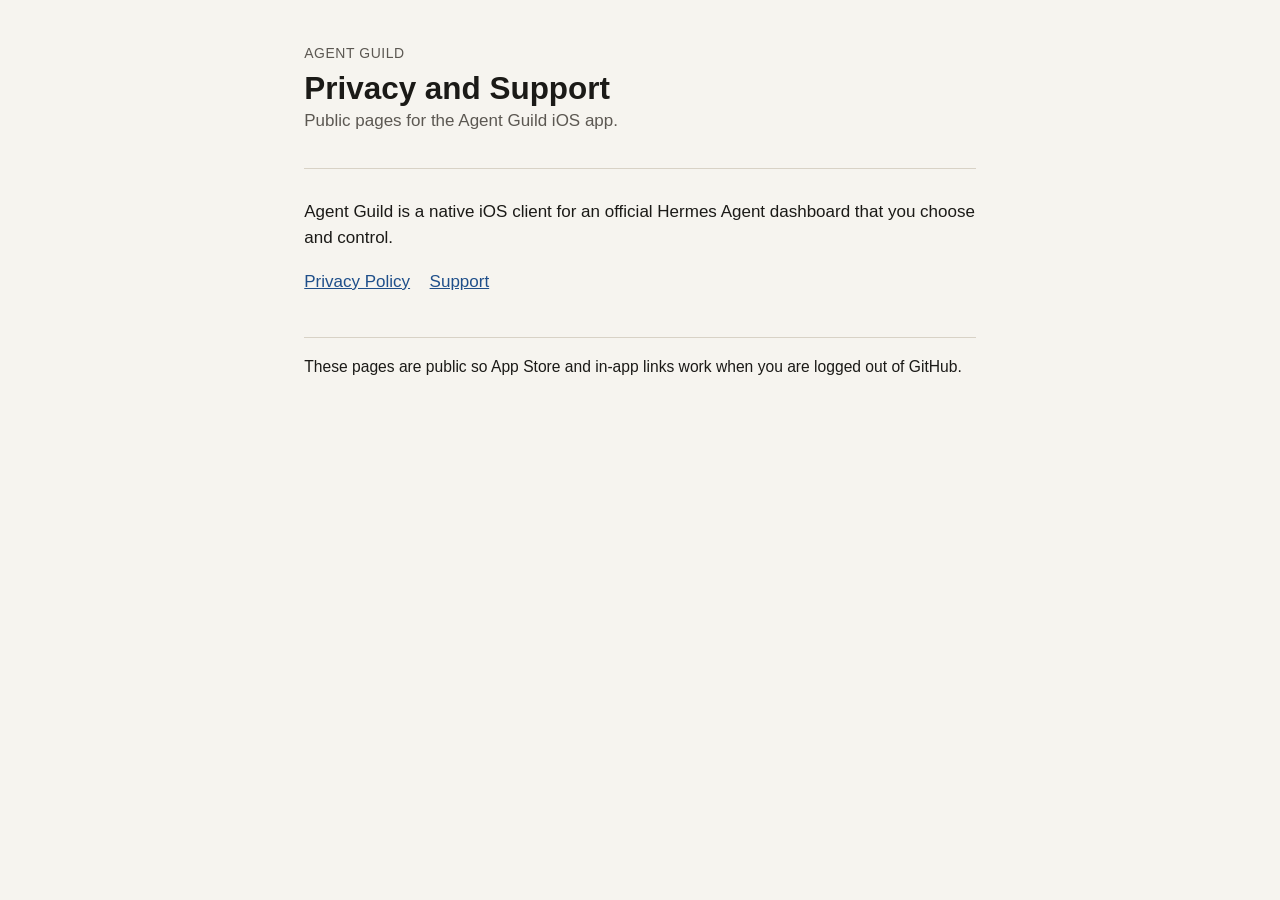
<file: index.html>
<!DOCTYPE html>
<html lang="en">
<head>
  <meta charset="utf-8">
  <meta name="viewport" content="width=device-width, initial-scale=1">
  <title>Agent Guild — Privacy and Support</title>
  <meta name="description" content="Public Privacy Policy and Support pages for the Agent Guild iOS app.">
  <link rel="stylesheet" href="css/site.css">
</head>
<body>
  <main>
    <header>
      <p class="kicker">Agent Guild</p>
      <h1>Privacy and Support</h1>
      <p class="meta">Public pages for the Agent Guild iOS app.</p>
    </header>

    <p>Agent Guild is a native iOS client for an official Hermes Agent dashboard that you choose and control.</p>

    <nav aria-label="Legal pages">
      <a href="privacy/">Privacy Policy</a>
      <a href="support/">Support</a>
    </nav>

    <footer>
      <p>These pages are public so App Store and in-app links work when you are logged out of GitHub.</p>
    </footer>
  </main>
</body>
</html>
</file>
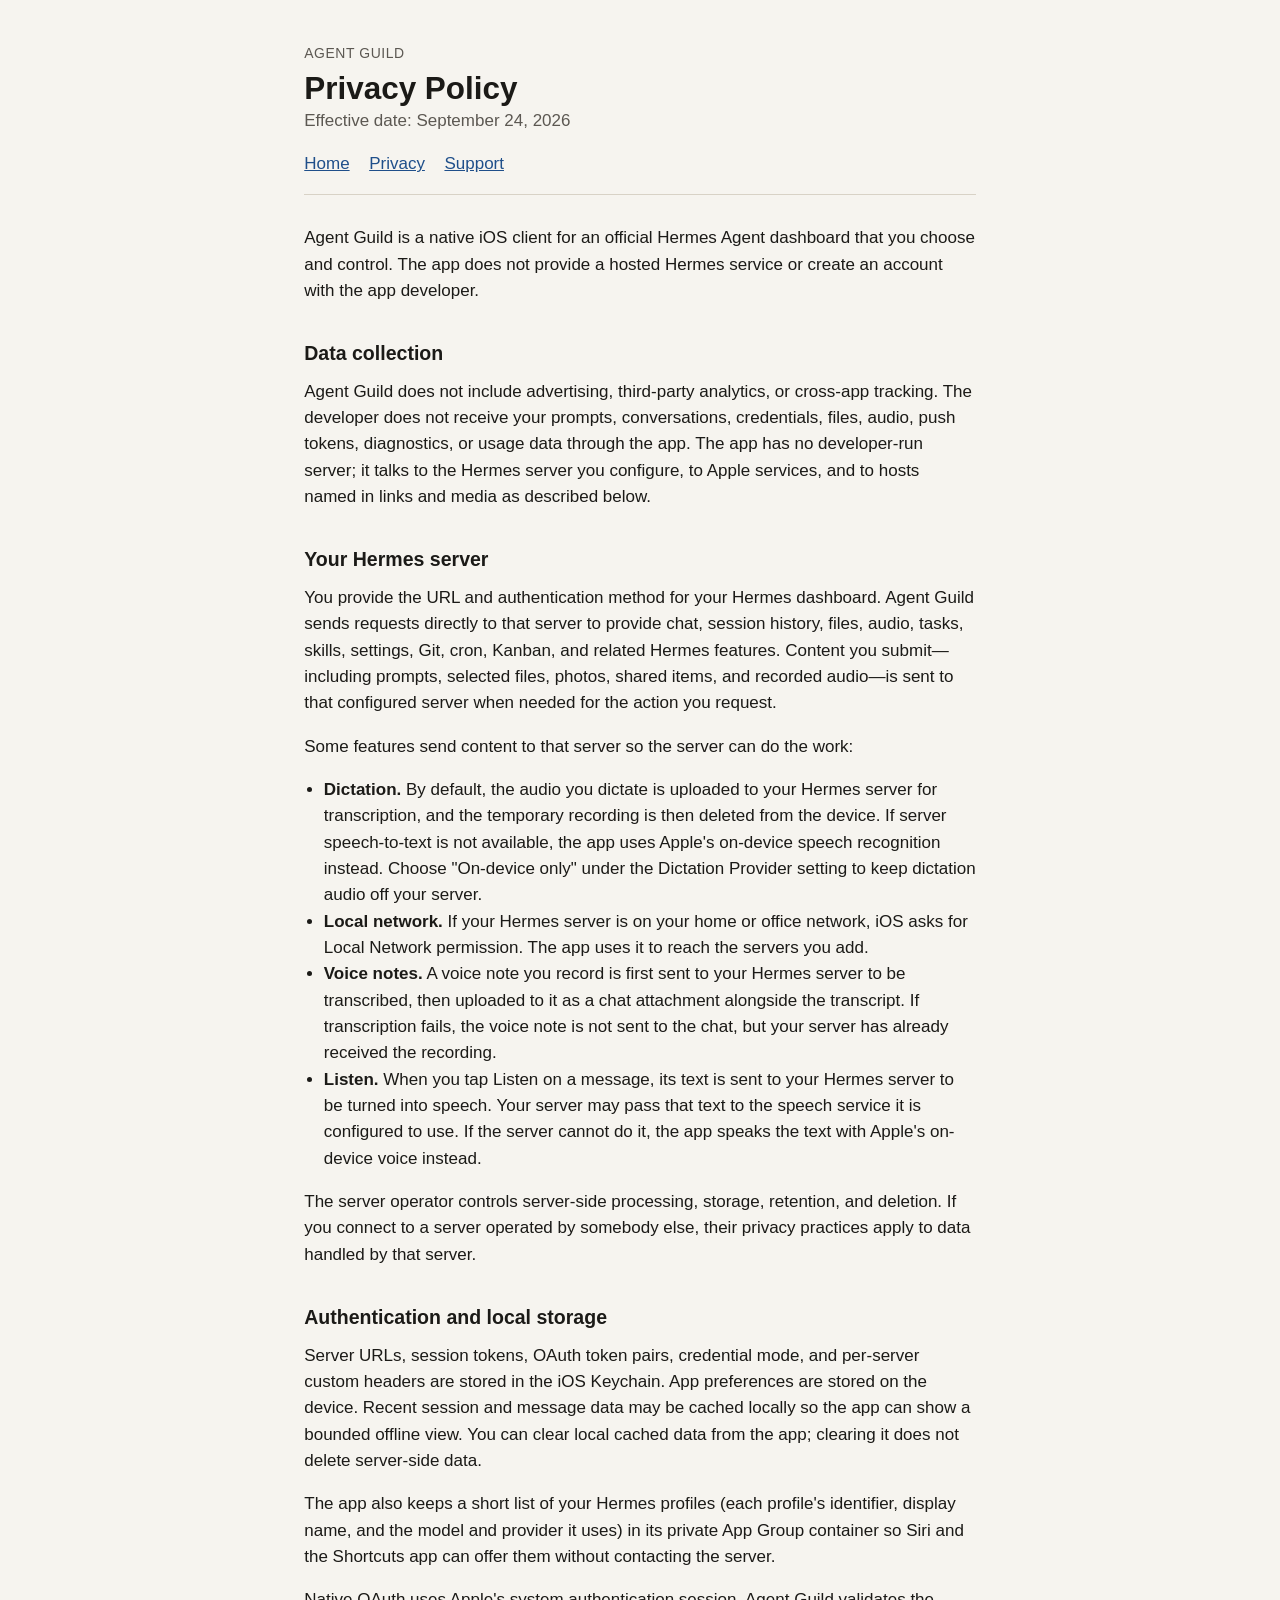
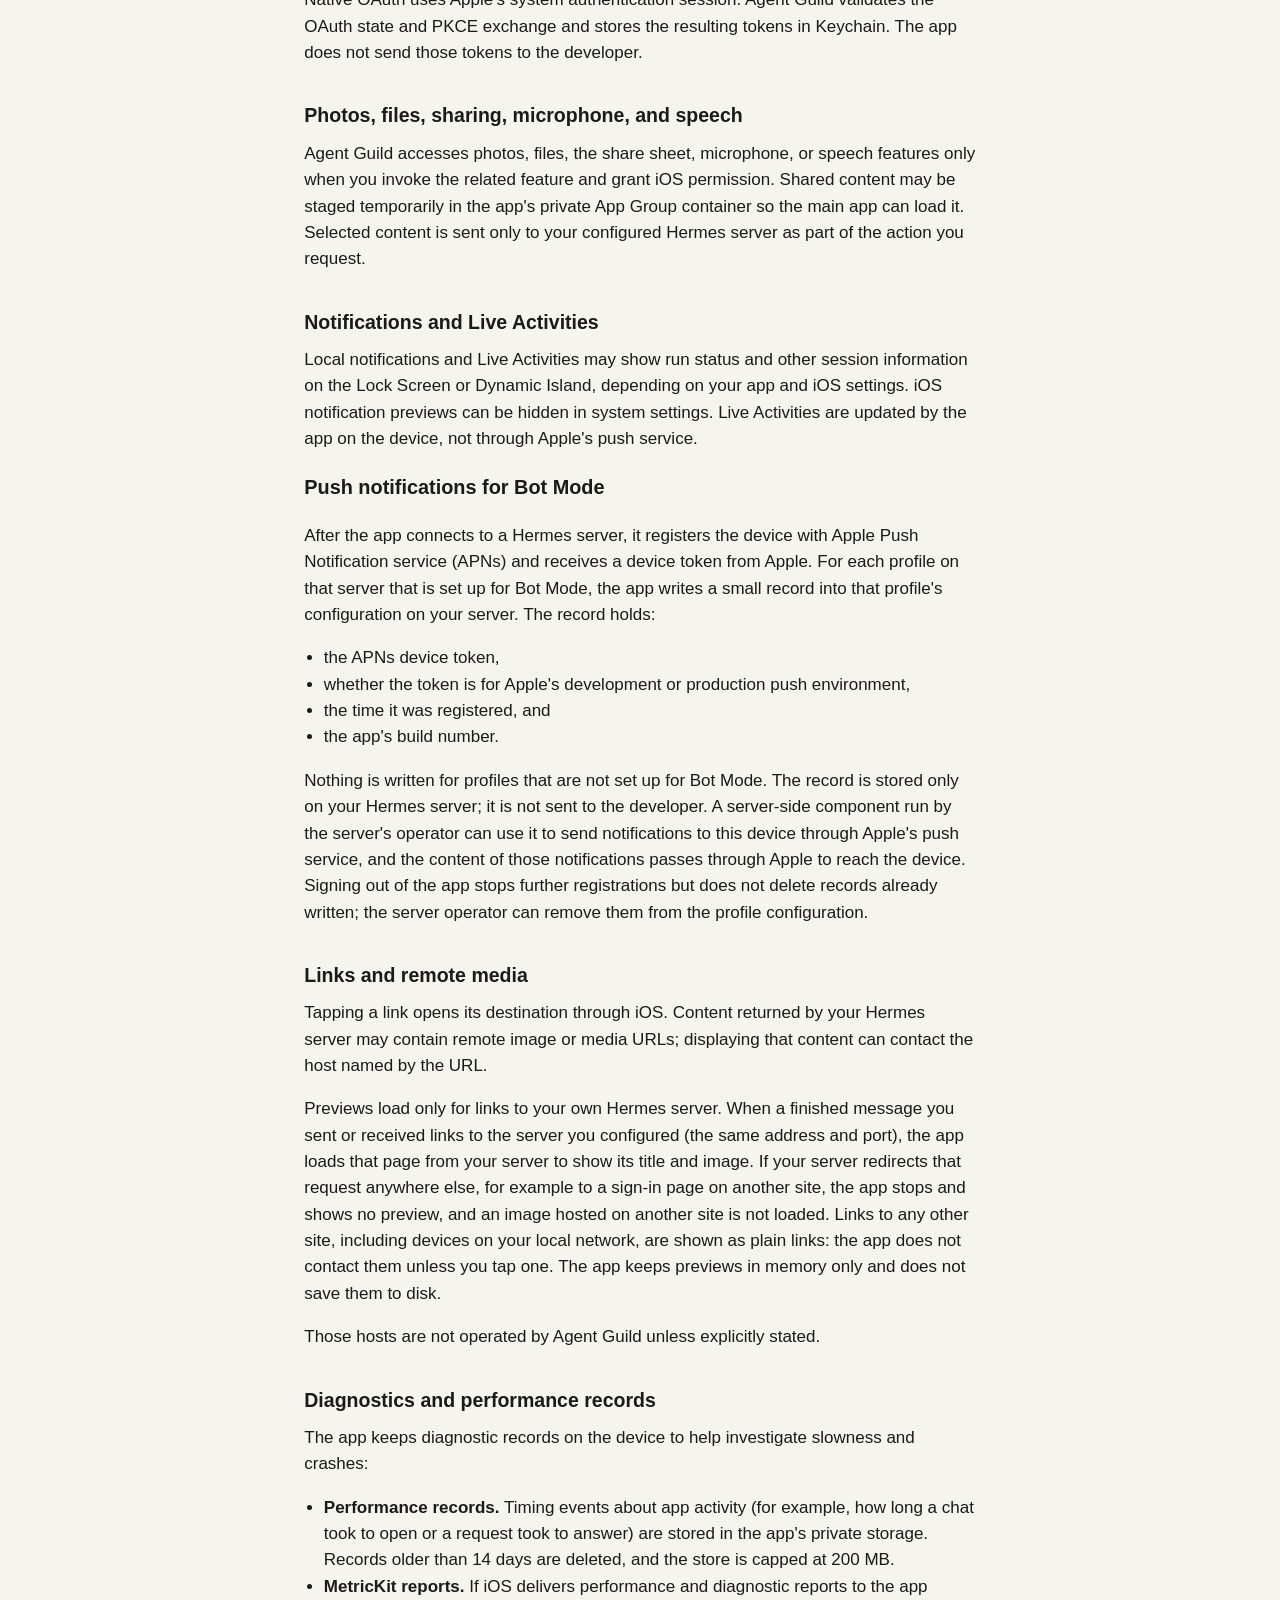
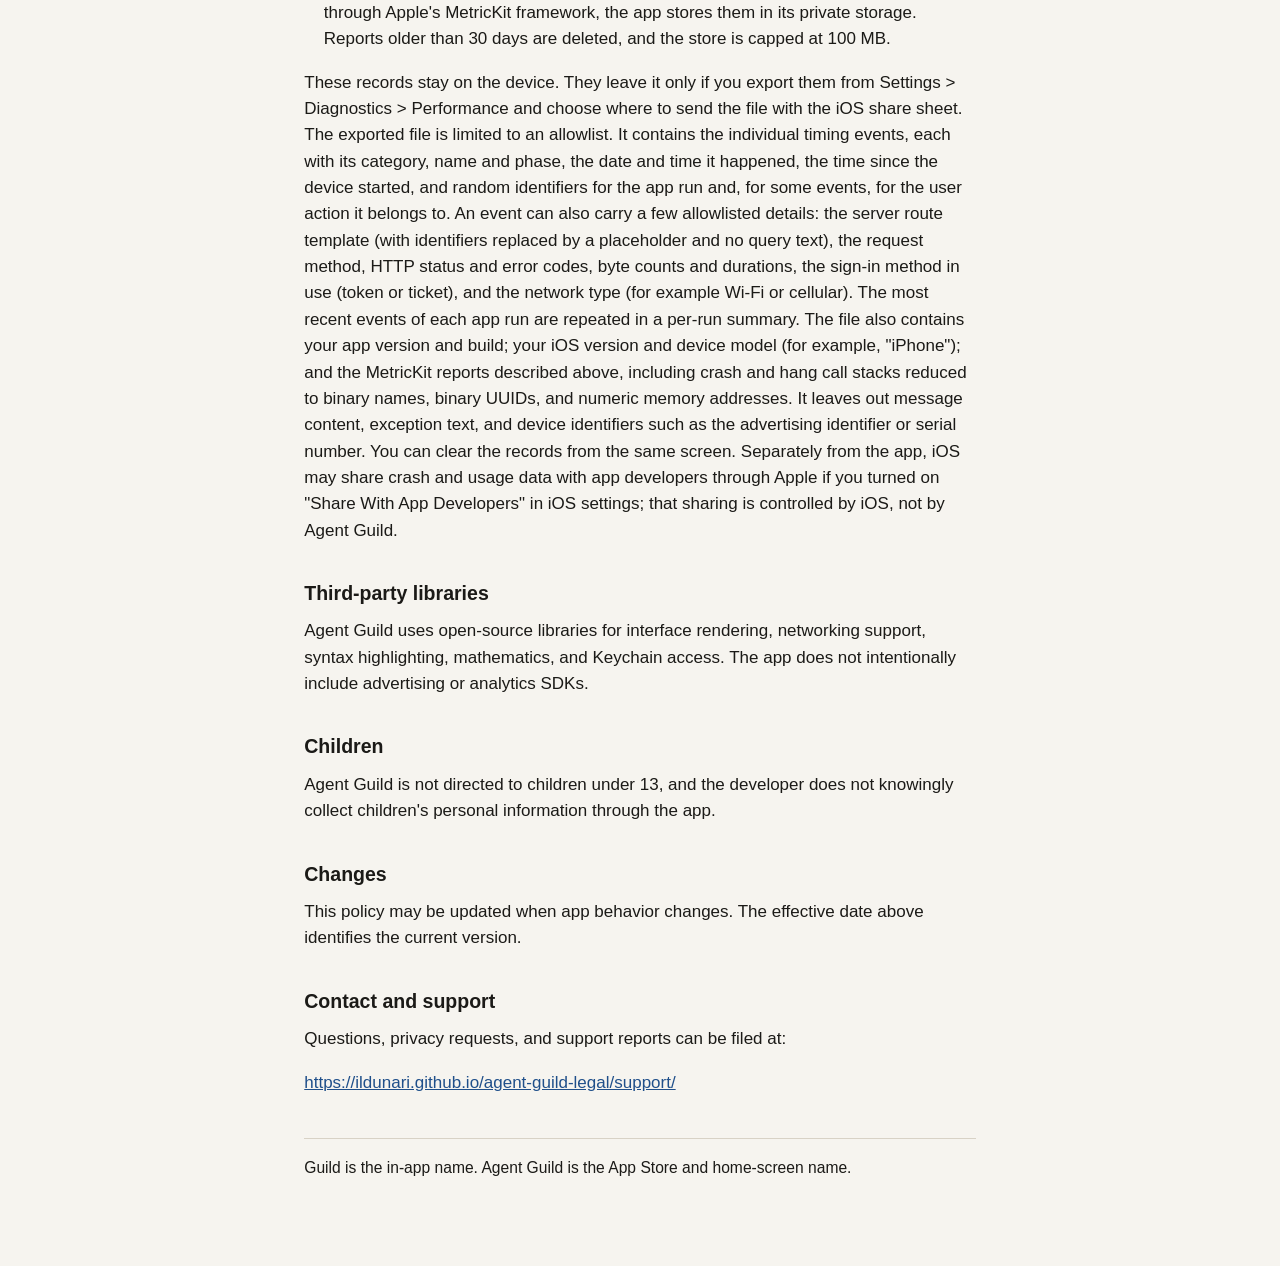
<file: privacy/index.html>
<!DOCTYPE html>
<html lang="en">
<head>
  <meta charset="utf-8">
  <meta name="viewport" content="width=device-width, initial-scale=1">
  <title>Privacy Policy — Agent Guild</title>
  <meta name="description" content="Privacy policy for the Agent Guild iOS app.">
  <link rel="stylesheet" href="../css/site.css">
</head>
<body>
  <main>
    <header>
      <p class="kicker">Agent Guild</p>
      <h1>Privacy Policy</h1>
      <p class="meta">Effective date: September 24, 2026</p>
      <nav aria-label="Legal pages">
        <a href="../">Home</a>
        <a href="./" aria-current="page">Privacy</a>
        <a href="../support/">Support</a>
      </nav>
    </header>

    <p>Agent Guild is a native iOS client for an official Hermes Agent dashboard that you choose and control. The app does not provide a hosted Hermes service or create an account with the app developer.</p>

    <h2>Data collection</h2>

    <p>Agent Guild does not include advertising, third-party analytics, or cross-app tracking. The developer does not receive your prompts, conversations, credentials, files, audio, push tokens, diagnostics, or usage data through the app. The app has no developer-run server; it talks to the Hermes server you configure, to Apple services, and to hosts named in links and media as described below.</p>

    <h2>Your Hermes server</h2>

    <p>You provide the URL and authentication method for your Hermes dashboard. Agent Guild sends requests directly to that server to provide chat, session history, files, audio, tasks, skills, settings, Git, cron, Kanban, and related Hermes features. Content you submit—including prompts, selected files, photos, shared items, and recorded audio—is sent to that configured server when needed for the action you request.</p>

    <p>Some features send content to that server so the server can do the work:</p>

    <ul>
      <li><strong>Dictation.</strong> By default, the audio you dictate is uploaded to your Hermes server for transcription, and the temporary recording is then deleted from the device. If server speech-to-text is not available, the app uses Apple's on-device speech recognition instead. Choose "On-device only" under the Dictation Provider setting to keep dictation audio off your server.</li>
      <li><strong>Local network.</strong> If your Hermes server is on your home or office network, iOS asks for Local Network permission. The app uses it to reach the servers you add.</li>
      <li><strong>Voice notes.</strong> A voice note you record is first sent to your Hermes server to be transcribed, then uploaded to it as a chat attachment alongside the transcript. If transcription fails, the voice note is not sent to the chat, but your server has already received the recording.</li>
      <li><strong>Listen.</strong> When you tap Listen on a message, its text is sent to your Hermes server to be turned into speech. Your server may pass that text to the speech service it is configured to use. If the server cannot do it, the app speaks the text with Apple's on-device voice instead.</li>
    </ul>

    <p>The server operator controls server-side processing, storage, retention, and deletion. If you connect to a server operated by somebody else, their privacy practices apply to data handled by that server.</p>

    <h2>Authentication and local storage</h2>

    <p>Server URLs, session tokens, OAuth token pairs, credential mode, and per-server custom headers are stored in the iOS Keychain. App preferences are stored on the device. Recent session and message data may be cached locally so the app can show a bounded offline view. You can clear local cached data from the app; clearing it does not delete server-side data.</p>

    <p>The app also keeps a short list of your Hermes profiles (each profile's identifier, display name, and the model and provider it uses) in its private App Group container so Siri and the Shortcuts app can offer them without contacting the server.</p>

    <p>Native OAuth uses Apple's system authentication session. Agent Guild validates the OAuth state and PKCE exchange and stores the resulting tokens in Keychain. The app does not send those tokens to the developer.</p>

    <h2>Photos, files, sharing, microphone, and speech</h2>

    <p>Agent Guild accesses photos, files, the share sheet, microphone, or speech features only when you invoke the related feature and grant iOS permission. Shared content may be staged temporarily in the app's private App Group container so the main app can load it. Selected content is sent only to your configured Hermes server as part of the action you request.</p>

    <h2>Notifications and Live Activities</h2>

    <p>Local notifications and Live Activities may show run status and other session information on the Lock Screen or Dynamic Island, depending on your app and iOS settings. iOS notification previews can be hidden in system settings. Live Activities are updated by the app on the device, not through Apple's push service.</p>

    <h3>Push notifications for Bot Mode</h3>

    <p>After the app connects to a Hermes server, it registers the device with Apple Push Notification service (APNs) and receives a device token from Apple. For each profile on that server that is set up for Bot Mode, the app writes a small record into that profile's configuration on your server. The record holds:</p>

    <ul>
      <li>the APNs device token,</li>
      <li>whether the token is for Apple's development or production push environment,</li>
      <li>the time it was registered, and</li>
      <li>the app's build number.</li>
    </ul>

    <p>Nothing is written for profiles that are not set up for Bot Mode. The record is stored only on your Hermes server; it is not sent to the developer. A server-side component run by the server's operator can use it to send notifications to this device through Apple's push service, and the content of those notifications passes through Apple to reach the device. Signing out of the app stops further registrations but does not delete records already written; the server operator can remove them from the profile configuration.</p>

    <h2>Links and remote media</h2>

    <p>Tapping a link opens its destination through iOS. Content returned by your Hermes server may contain remote image or media URLs; displaying that content can contact the host named by the URL.</p>

    <p>Previews load only for links to your own Hermes server. When a finished message you sent or received links to the server you configured (the same address and port), the app loads that page from your server to show its title and image. If your server redirects that request anywhere else, for example to a sign-in page on another site, the app stops and shows no preview, and an image hosted on another site is not loaded. Links to any other site, including devices on your local network, are shown as plain links: the app does not contact them unless you tap one. The app keeps previews in memory only and does not save them to disk.</p>

    <p>Those hosts are not operated by Agent Guild unless explicitly stated.</p>

    <h2>Diagnostics and performance records</h2>

    <p>The app keeps diagnostic records on the device to help investigate slowness and crashes:</p>

    <ul>
      <li><strong>Performance records.</strong> Timing events about app activity (for example, how long a chat took to open or a request took to answer) are stored in the app's private storage. Records older than 14 days are deleted, and the store is capped at 200 MB.</li>
      <li><strong>MetricKit reports.</strong> If iOS delivers performance and diagnostic reports to the app through Apple's MetricKit framework, the app stores them in its private storage. Reports older than 30 days are deleted, and the store is capped at 100 MB.</li>
    </ul>

    <p>These records stay on the device. They leave it only if you export them from Settings &gt; Diagnostics &gt; Performance and choose where to send the file with the iOS share sheet. The exported file is limited to an allowlist. It contains the individual timing events, each with its category, name and phase, the date and time it happened, the time since the device started, and random identifiers for the app run and, for some events, for the user action it belongs to. An event can also carry a few allowlisted details: the server route template (with identifiers replaced by a placeholder and no query text), the request method, HTTP status and error codes, byte counts and durations, the sign-in method in use (token or ticket), and the network type (for example Wi-Fi or cellular). The most recent events of each app run are repeated in a per-run summary. The file also contains your app version and build; your iOS version and device model (for example, "iPhone"); and the MetricKit reports described above, including crash and hang call stacks reduced to binary names, binary UUIDs, and numeric memory addresses. It leaves out message content, exception text, and device identifiers such as the advertising identifier or serial number. You can clear the records from the same screen. Separately from the app, iOS may share crash and usage data with app developers through Apple if you turned on "Share With App Developers" in iOS settings; that sharing is controlled by iOS, not by Agent Guild.</p>

    <h2>Third-party libraries</h2>

    <p>Agent Guild uses open-source libraries for interface rendering, networking support, syntax highlighting, mathematics, and Keychain access. The app does not intentionally include advertising or analytics SDKs.</p>

    <h2>Children</h2>

    <p>Agent Guild is not directed to children under 13, and the developer does not knowingly collect children's personal information through the app.</p>

    <h2>Changes</h2>

    <p>This policy may be updated when app behavior changes. The effective date above identifies the current version.</p>

    <h2>Contact and support</h2>

    <p>Questions, privacy requests, and support reports can be filed at:</p>

    <p><a href="https://ildunari.github.io/agent-guild-legal/support/">https://ildunari.github.io/agent-guild-legal/support/</a></p>

    <footer>
      <p>Guild is the in-app name. Agent Guild is the App Store and home-screen name.</p>
    </footer>
  </main>
</body>
</html>
</file>
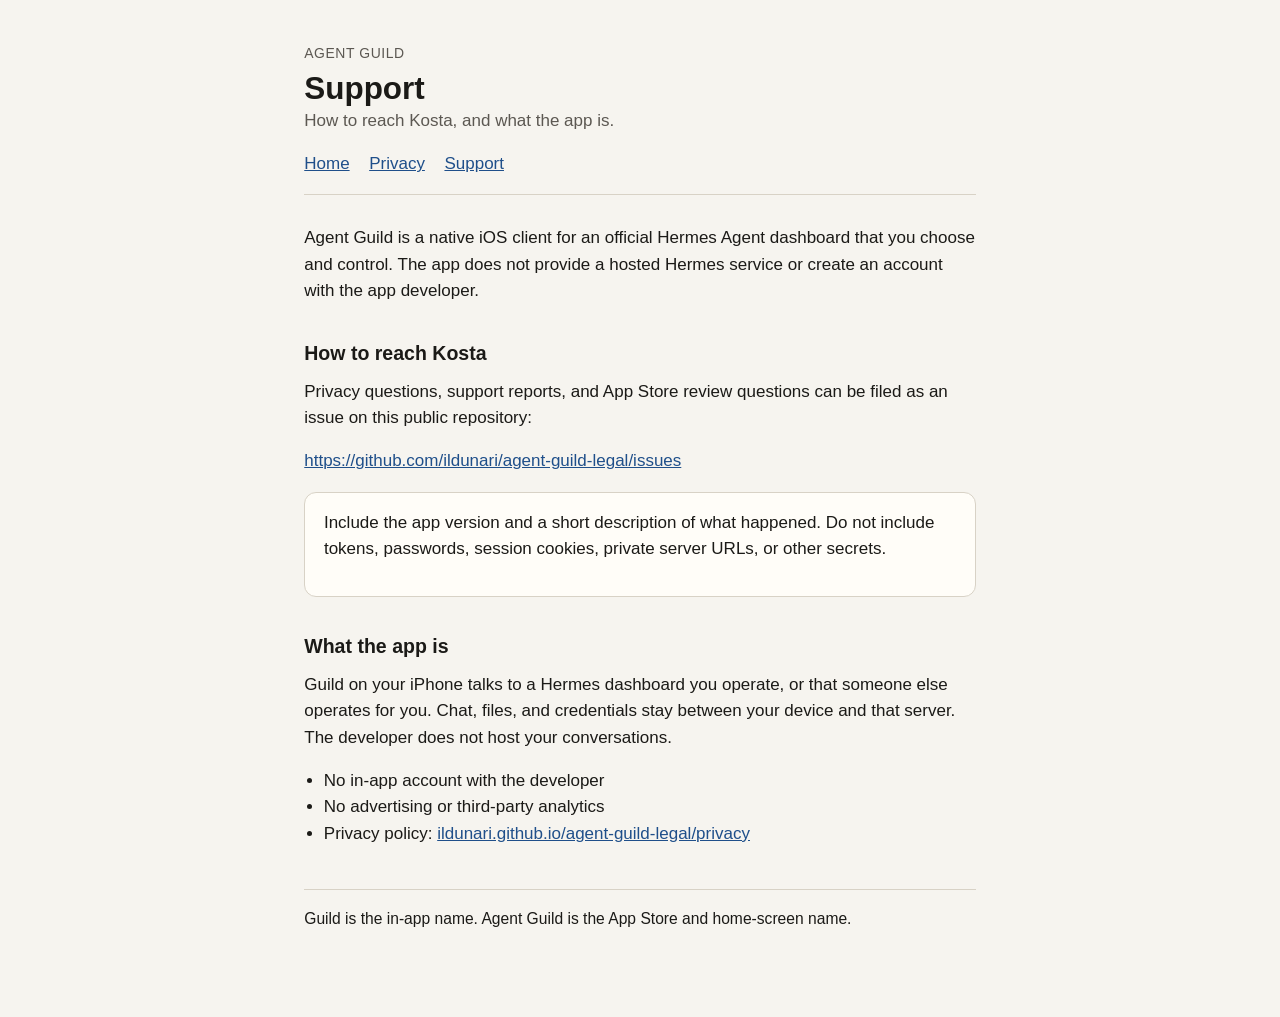
<file: support/index.html>
<!DOCTYPE html>
<html lang="en">
<head>
  <meta charset="utf-8">
  <meta name="viewport" content="width=device-width, initial-scale=1">
  <title>Support — Agent Guild</title>
  <meta name="description" content="How to reach Kosta about Agent Guild, and what the app is.">
  <link rel="stylesheet" href="../css/site.css">
</head>
<body>
  <main>
    <header>
      <p class="kicker">Agent Guild</p>
      <h1>Support</h1>
      <p class="meta">How to reach Kosta, and what the app is.</p>
      <nav aria-label="Legal pages">
        <a href="../">Home</a>
        <a href="../privacy/">Privacy</a>
        <a href="./" aria-current="page">Support</a>
      </nav>
    </header>

    <p>Agent Guild is a native iOS client for an official Hermes Agent dashboard that you choose and control. The app does not provide a hosted Hermes service or create an account with the app developer.</p>

    <h2>How to reach Kosta</h2>
    <p>Privacy questions, support reports, and App Store review questions can be filed as an issue on this public repository:</p>
    <p><a href="https://github.com/ildunari/agent-guild-legal/issues">https://github.com/ildunari/agent-guild-legal/issues</a></p>
    <div class="card">
      <p>Include the app version and a short description of what happened. Do not include tokens, passwords, session cookies, private server URLs, or other secrets.</p>
    </div>

    <h2>What the app is</h2>
    <p>Guild on your iPhone talks to a Hermes dashboard you operate, or that someone else operates for you. Chat, files, and credentials stay between your device and that server. The developer does not host your conversations.</p>
    <ul>
      <li>No in-app account with the developer</li>
      <li>No advertising or third-party analytics</li>
      <li>Privacy policy: <a href="../privacy/">ildunari.github.io/agent-guild-legal/privacy</a></li>
    </ul>

    <footer>
      <p>Guild is the in-app name. Agent Guild is the App Store and home-screen name.</p>
    </footer>
  </main>
</body>
</html>
</file>
<file: css/site.css>
:root {
  color-scheme: light dark;
  --bg: #f6f4ef;
  --fg: #1b1a17;
  --muted: #5c5852;
  --rule: #d8d2c6;
  --card: #fffdf8;
  --link: #1f4f8a;
}

@media (prefers-color-scheme: dark) {
  :root {
    --bg: #161513;
    --fg: #f3efe6;
    --muted: #b6b0a5;
    --rule: #3a3732;
    --card: #1f1d1a;
    --link: #8cbcf0;
  }
}

* { box-sizing: border-box; }

html, body {
  margin: 0;
  padding: 0;
  background: var(--bg);
  color: var(--fg);
  font: 17px/1.55 -apple-system, BlinkMacSystemFont, "Segoe UI", sans-serif;
  overflow-x: hidden;
}

main {
  max-width: 42rem;
  width: 100%;
  margin: 0 auto;
  padding: 2.5rem 1.25rem 4rem;
  overflow-wrap: anywhere;
}

header {
  margin-bottom: 1.75rem;
  padding-bottom: 1rem;
  border-bottom: 1px solid var(--rule);
}

.kicker {
  margin: 0 0 0.35rem;
  color: var(--muted);
  font-size: 0.82rem;
  letter-spacing: 0.04em;
  text-transform: uppercase;
}

h1 {
  margin: 0;
  font-size: 1.85rem;
  line-height: 1.2;
}

h2 {
  margin: 2rem 0 0.6rem;
  font-size: 1.15rem;
}

p, li { color: var(--fg); overflow-wrap: anywhere; }

p { margin: 0 0 1rem; }

a {
  color: var(--link);
  overflow-wrap: anywhere;
  word-break: break-all;
}

ul {
  margin: 0 0 1rem;
  padding-left: 1.15rem;
}

.meta, .muted { color: var(--muted); }


nav {
  display: flex;
  flex-wrap: wrap;
  gap: 0.85rem 1.15rem;
  margin-top: 1rem;
}

.card {
  background: var(--card);
  border: 1px solid var(--rule);
  border-radius: 12px;
  padding: 1rem 1.1rem;
  margin: 1rem 0;
}

footer {
  margin-top: 2.5rem;
  padding-top: 1rem;
  border-top: 1px solid var(--rule);
  color: var(--muted);
  font-size: 0.92rem;
}
</file>
